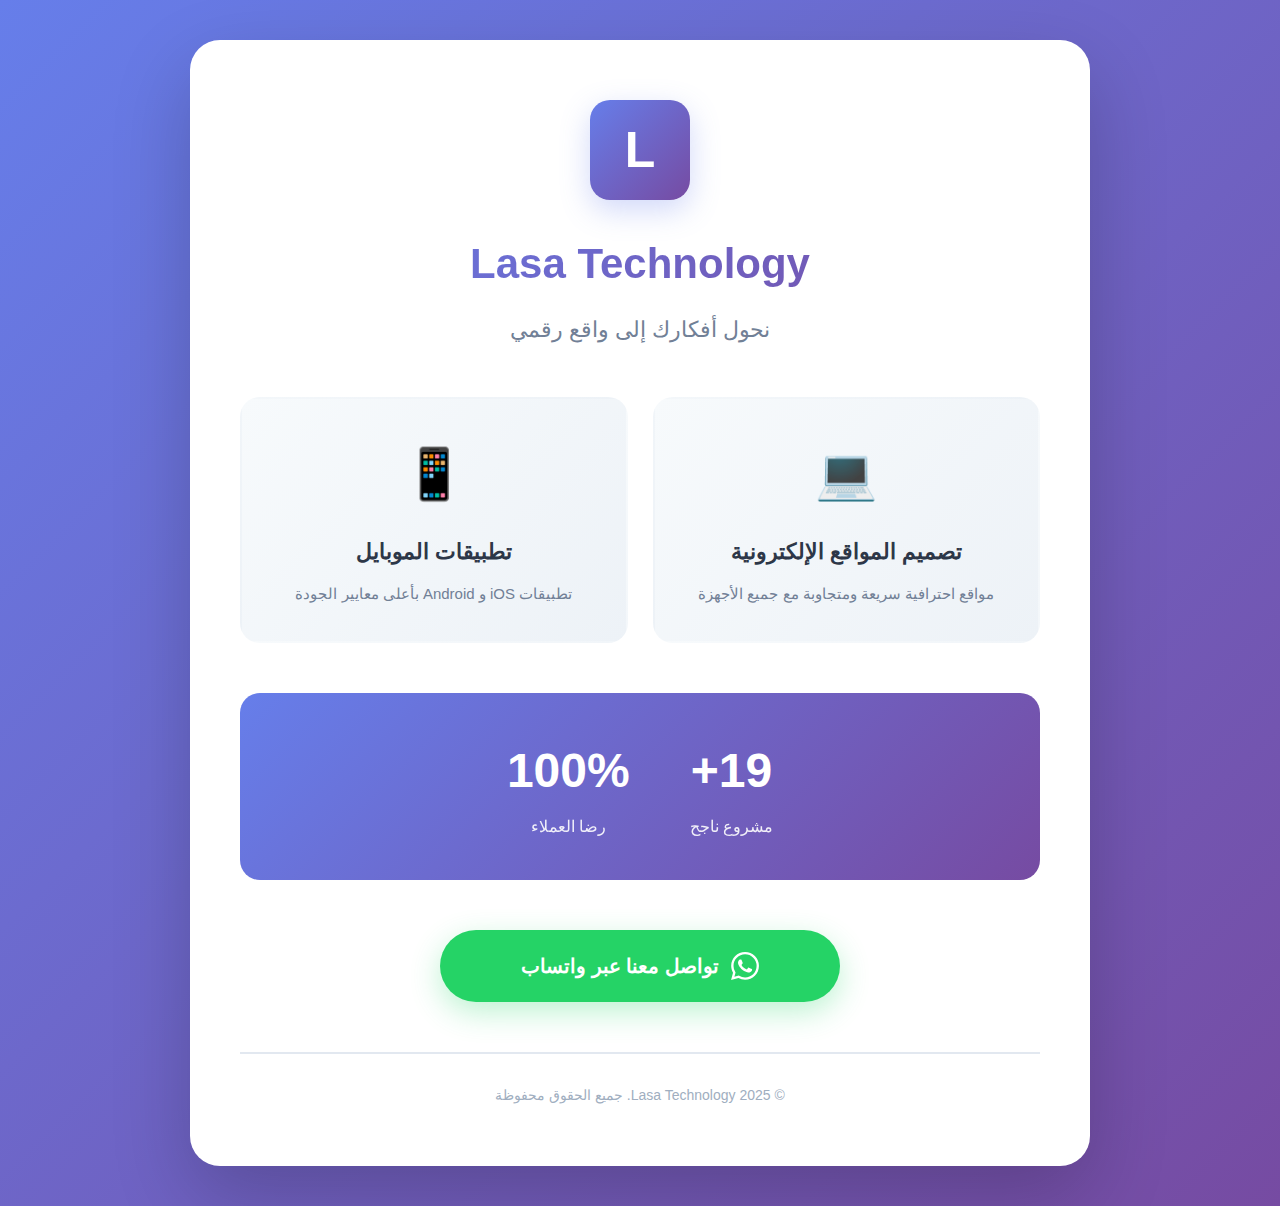
<file: index.html>
<!DOCTYPE html>
<html lang="ar" dir="rtl">
<head>
    <meta charset="UTF-8">
    <meta name="viewport" content="width=device-width, initial-scale=1.0">
    <meta name="description" content="Lasa Technology - نحول أفكارك إلى واقع رقمي. متخصصون في تصميم المواقع الإلكترونية وتطبيقات الموبايل">
    <meta name="keywords" content="تصميم مواقع, تطبيقات موبايل, Lasa Technology, web design, mobile apps">
    <title>Lasa Technology | تصميم المواقع وتطبيقات الموبايل</title>
    <link rel="stylesheet" href="style.css">
</head>
<body>
    <!-- Hero Section -->
    <section class="hero">
        <div class="container">
            <div class="logo-wrapper">
                <div class="logo">L</div>
            </div>
            
            <h1 class="main-title">Lasa Technology</h1>
            <p class="subtitle">نحول أفكارك إلى واقع رقمي</p>
            
            <!-- Services Grid -->
            <div class="services-grid">
                <div class="service-card">
                    <div class="icon">💻</div>
                    <h3>تصميم المواقع الإلكترونية</h3>
                    <p>مواقع احترافية سريعة ومتجاوبة مع جميع الأجهزة</p>
                </div>
                
                <div class="service-card">
                    <div class="icon">📱</div>
                    <h3>تطبيقات الموبايل</h3>
                    <p>تطبيقات iOS و Android بأعلى معايير الجودة</p>
                </div>
            </div>
            
            <!-- Stats -->
            <div class="stats">
                <div class="stat-item">
                    <div class="stat-number">19+</div>
                    <div class="stat-label">مشروع ناجح</div>
                </div>
                <div class="stat-item">
                    <div class="stat-number">100%</div>
                    <div class="stat-label">رضا العملاء</div>
                </div>
            </div>
            
            <!-- CTA Button -->
            <a href="https://wa.me/905316035387?text=مرحباً، أريد الاستفسار عن خدماتكم" 
               class="cta-button" 
               target="_blank"
               rel="noopener noreferrer">
                <svg class="whatsapp-icon" fill="currentColor" viewBox="0 0 24 24">
                    <path d="M17.472 14.382c-.297-.149-1.758-.867-2.03-.967-.273-.099-.471-.148-.67.15-.197.297-.767.966-.94 1.164-.173.199-.347.223-.644.075-.297-.15-1.255-.463-2.39-1.475-.883-.788-1.48-1.761-1.653-2.059-.173-.297-.018-.458.13-.606.134-.133.298-.347.446-.52.149-.174.198-.298.298-.497.099-.198.05-.371-.025-.52-.075-.149-.669-1.612-.916-2.207-.242-.579-.487-.5-.669-.51-.173-.008-.371-.01-.57-.01-.198 0-.52.074-.792.372-.272.297-1.04 1.016-1.04 2.479 0 1.462 1.065 2.875 1.213 3.074.149.198 2.096 3.2 5.077 4.487.709.306 1.262.489 1.694.625.712.227 1.36.195 1.871.118.571-.085 1.758-.719 2.006-1.413.248-.694.248-1.289.173-1.413-.074-.124-.272-.198-.57-.347m-5.421 7.403h-.004a9.87 9.87 0 01-5.031-1.378l-.361-.214-3.741.982.998-3.648-.235-.374a9.86 9.86 0 01-1.51-5.26c.001-5.45 4.436-9.884 9.888-9.884 2.64 0 5.122 1.03 6.988 2.898a9.825 9.825 0 012.893 6.994c-.003 5.45-4.437 9.884-9.885 9.884m8.413-18.297A11.815 11.815 0 0012.05 0C5.495 0 .16 5.335.157 11.892c0 2.096.547 4.142 1.588 5.945L.057 24l6.305-1.654a11.882 11.882 0 005.683 1.448h.005c6.554 0 11.89-5.335 11.893-11.893a11.821 11.821 0 00-3.48-8.413z"/>
                </svg>
                تواصل معنا عبر واتساب
            </a>
            
            <!-- Footer -->
            <footer class="footer">
                <p>&copy; 2025 Lasa Technology. جميع الحقوق محفوظة</p>
            </footer>
        </div>
    </section>
</body>
</html>
</file>
<file: style.css>
/* ===== RESET & BASE ===== */
* {
    margin: 0;
    padding: 0;
    box-sizing: border-box;
}

body {
    font-family: -apple-system, BlinkMacSystemFont, 'Segoe UI', 'Roboto', 'Oxygen', 'Ubuntu', 'Cantarell', sans-serif;
    background: linear-gradient(135deg, #667eea 0%, #764ba2 100%);
    min-height: 100vh;
    line-height: 1.6;
    color: #333;
}

/* ===== HERO SECTION ===== */
.hero {
    min-height: 100vh;
    display: flex;
    align-items: center;
    justify-content: center;
    padding: 40px 20px;
}

.container {
    max-width: 900px;
    width: 100%;
    background: white;
    border-radius: 30px;
    padding: 60px 50px;
    box-shadow: 0 30px 80px rgba(0, 0, 0, 0.2);
    animation: slideUp 0.8s ease-out;
}

@keyframes slideUp {
    from {
        opacity: 0;
        transform: translateY(30px);
    }
    to {
        opacity: 1;
        transform: translateY(0);
    }
}

/* ===== LOGO ===== */
.logo-wrapper {
    text-align: center;
    margin-bottom: 30px;
}

.logo {
    display: inline-flex;
    align-items: center;
    justify-content: center;
    width: 100px;
    height: 100px;
    background: linear-gradient(135deg, #667eea 0%, #764ba2 100%);
    border-radius: 20px;
    font-size: 50px;
    color: white;
    font-weight: bold;
    box-shadow: 0 10px 30px rgba(102, 126, 234, 0.3);
    transition: transform 0.3s ease;
}

.logo:hover {
    transform: scale(1.05) rotate(5deg);
}

/* ===== TITLES ===== */
.main-title {
    text-align: center;
    font-size: 42px;
    font-weight: 800;
    color: #2d3748;
    margin-bottom: 15px;
    background: linear-gradient(135deg, #667eea 0%, #764ba2 100%);
    -webkit-background-clip: text;
    -webkit-text-fill-color: transparent;
    background-clip: text;
}

.subtitle {
    text-align: center;
    font-size: 22px;
    color: #718096;
    margin-bottom: 50px;
    font-weight: 500;
}

/* ===== SERVICES GRID ===== */
.services-grid {
    display: grid;
    grid-template-columns: repeat(auto-fit, minmax(250px, 1fr));
    gap: 25px;
    margin-bottom: 50px;
}

.service-card {
    background: linear-gradient(135deg, #f7fafc 0%, #edf2f7 100%);
    padding: 35px 25px;
    border-radius: 20px;
    text-align: center;
    transition: all 0.4s ease;
    border: 2px solid transparent;
}

.service-card:hover {
    transform: translateY(-10px);
    box-shadow: 0 20px 40px rgba(102, 126, 234, 0.15);
    border-color: #667eea;
}

.service-card .icon {
    font-size: 50px;
    margin-bottom: 20px;
    display: inline-block;
    transition: transform 0.3s ease;
}

.service-card:hover .icon {
    transform: scale(1.2);
}

.service-card h3 {
    font-size: 22px;
    color: #2d3748;
    margin-bottom: 12px;
    font-weight: 700;
}

.service-card p {
    font-size: 15px;
    color: #718096;
    line-height: 1.6;
}

/* ===== STATS ===== */
.stats {
    display: flex;
    justify-content: center;
    gap: 60px;
    margin: 50px 0;
    padding: 40px 20px;
    background: linear-gradient(135deg, #667eea 0%, #764ba2 100%);
    border-radius: 20px;
    flex-wrap: wrap;
}

.stat-item {
    text-align: center;
    color: white;
}

.stat-number {
    font-size: 48px;
    font-weight: 800;
    margin-bottom: 5px;
}

.stat-label {
    font-size: 16px;
    opacity: 0.9;
    font-weight: 500;
}

/* ===== CTA BUTTON ===== */
.cta-button {
    display: inline-flex;
    align-items: center;
    justify-content: center;
    gap: 12px;
    background: #25D366;
    color: white;
    padding: 20px 45px;
    border-radius: 50px;
    font-size: 20px;
    font-weight: 700;
    text-decoration: none;
    margin: 30px auto 0;
    display: flex;
    max-width: 400px;
    box-shadow: 0 10px 30px rgba(37, 211, 102, 0.3);
    transition: all 0.3s ease;
}

.cta-button:hover {
    background: #20ba56;
    transform: translateY(-3px);
    box-shadow: 0 15px 40px rgba(37, 211, 102, 0.4);
}

.whatsapp-icon {
    width: 28px;
    height: 28px;
}

/* ===== FOOTER ===== */
.footer {
    text-align: center;
    margin-top: 50px;
    padding-top: 30px;
    border-top: 2px solid #e2e8f0;
}

.footer p {
    color: #a0aec0;
    font-size: 14px;
}

/* ===== RESPONSIVE ===== */
@media (max-width: 768px) {
    .container {
        padding: 40px 25px;
        border-radius: 20px;
    }

    .main-title {
        font-size: 32px;
    }

    .subtitle {
        font-size: 18px;
    }

    .services-grid {
        grid-template-columns: 1fr;
    }

    .stats {
        gap: 40px;
    }

    .stat-number {
        font-size: 36px;
    }

    .cta-button {
        padding: 18px 35px;
        font-size: 18px;
    }
}

@media (max-width: 480px) {
    .hero {
        padding: 20px 10px;
    }

    .container {
        padding: 30px 20px;
    }

    .logo {
        width: 80px;
        height: 80px;
        font-size: 40px;
    }

    .main-title {
        font-size: 28px;
    }

    .subtitle {
        font-size: 16px;
        margin-bottom: 35px;
    }

    .service-card {
        padding: 25px 20px;
    }

    .service-card h3 {
        font-size: 20px;
    }

    .stats {
        gap: 30px;
        padding: 30px 15px;
    }

    .stat-number {
        font-size: 32px;
    }

    .stat-label {
        font-size: 14px;
    }

    .cta-button {
        padding: 16px 30px;
        font-size: 16px;
    }
}
</file>
